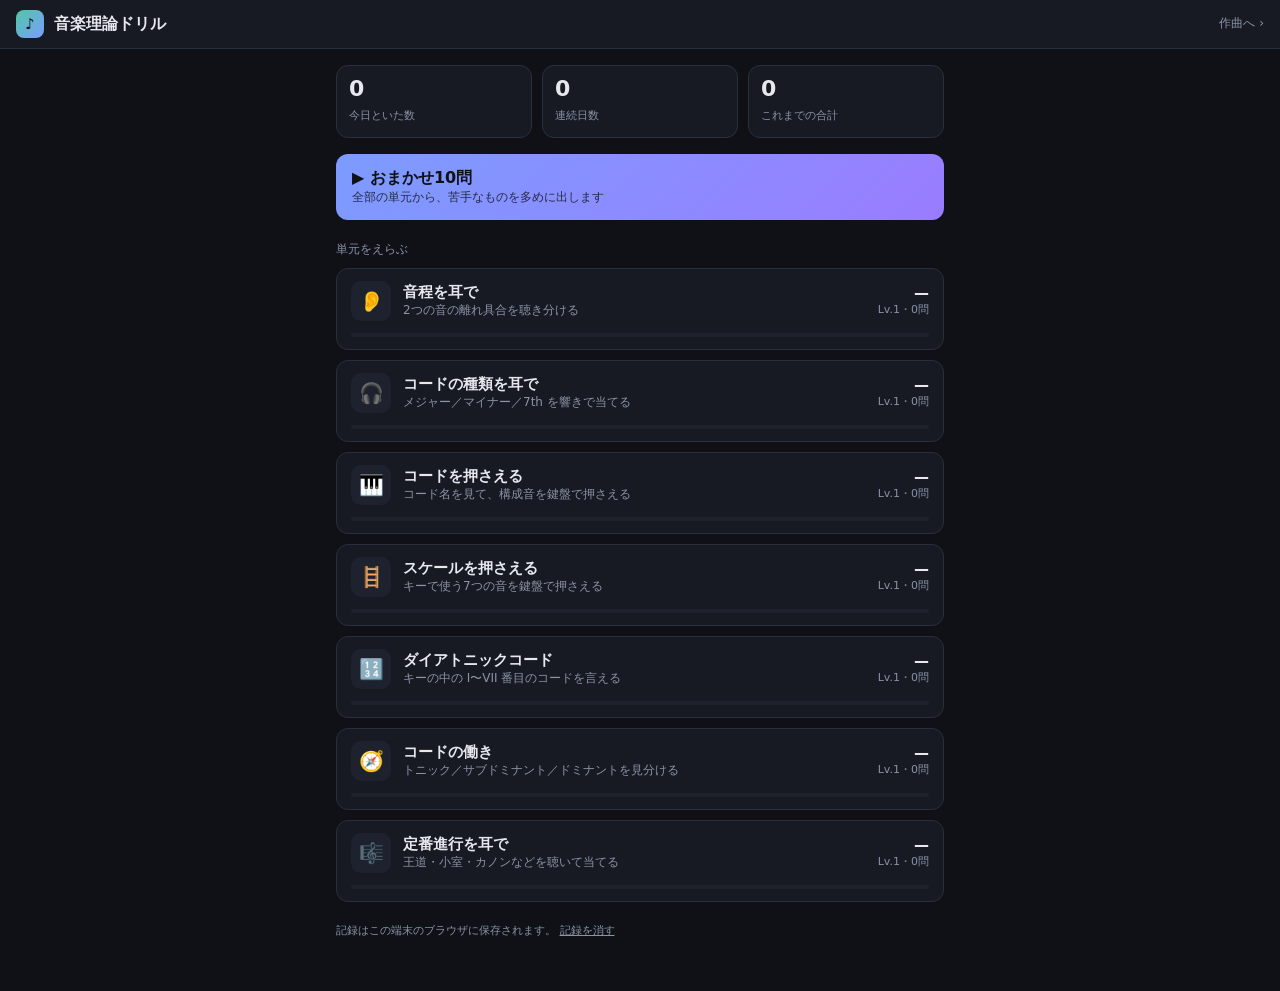
<file: index.html>
<!DOCTYPE html>
<html lang="ja">
<head>
<meta charset="utf-8">
<meta name="viewport" content="width=device-width, initial-scale=1, viewport-fit=cover">
<meta name="theme-color" content="#0f1117">
<title>音楽理論ドリル</title>
<link rel="icon" href="data:image/svg+xml,%3Csvg xmlns='http://www.w3.org/2000/svg' viewBox='0 0 32 32'%3E%3Crect width='32' height='32' rx='7' fill='%234ec9a5'/%3E%3Ctext x='16' y='23' font-size='20' text-anchor='middle' fill='%230f1117'%3E%E2%99%AA%3C/text%3E%3C/svg%3E">
<link rel="manifest" href="manifest.webmanifest">
<link rel="apple-touch-icon" href="assets/icon.svg">
<meta name="apple-mobile-web-app-capable" content="yes">
<meta name="apple-mobile-web-app-status-bar-style" content="black-translucent">
<link rel="stylesheet" href="assets/study.css">
</head>
<body>

<header class="s-top">
  <button id="btnHome" class="s-back" hidden aria-label="メニューへ戻る">‹ メニュー</button>
  <span class="s-logo">♪</span>
  <h1 id="topTitle">音楽理論ドリル</h1>
  <a class="s-link" href="sketch.html" title="ボカロ作曲スケッチへ">作曲へ ›</a>
</header>

<main id="view" class="s-main"></main>

<script type="module" src="src/study.js"></script>
</body>
</html>
</file>
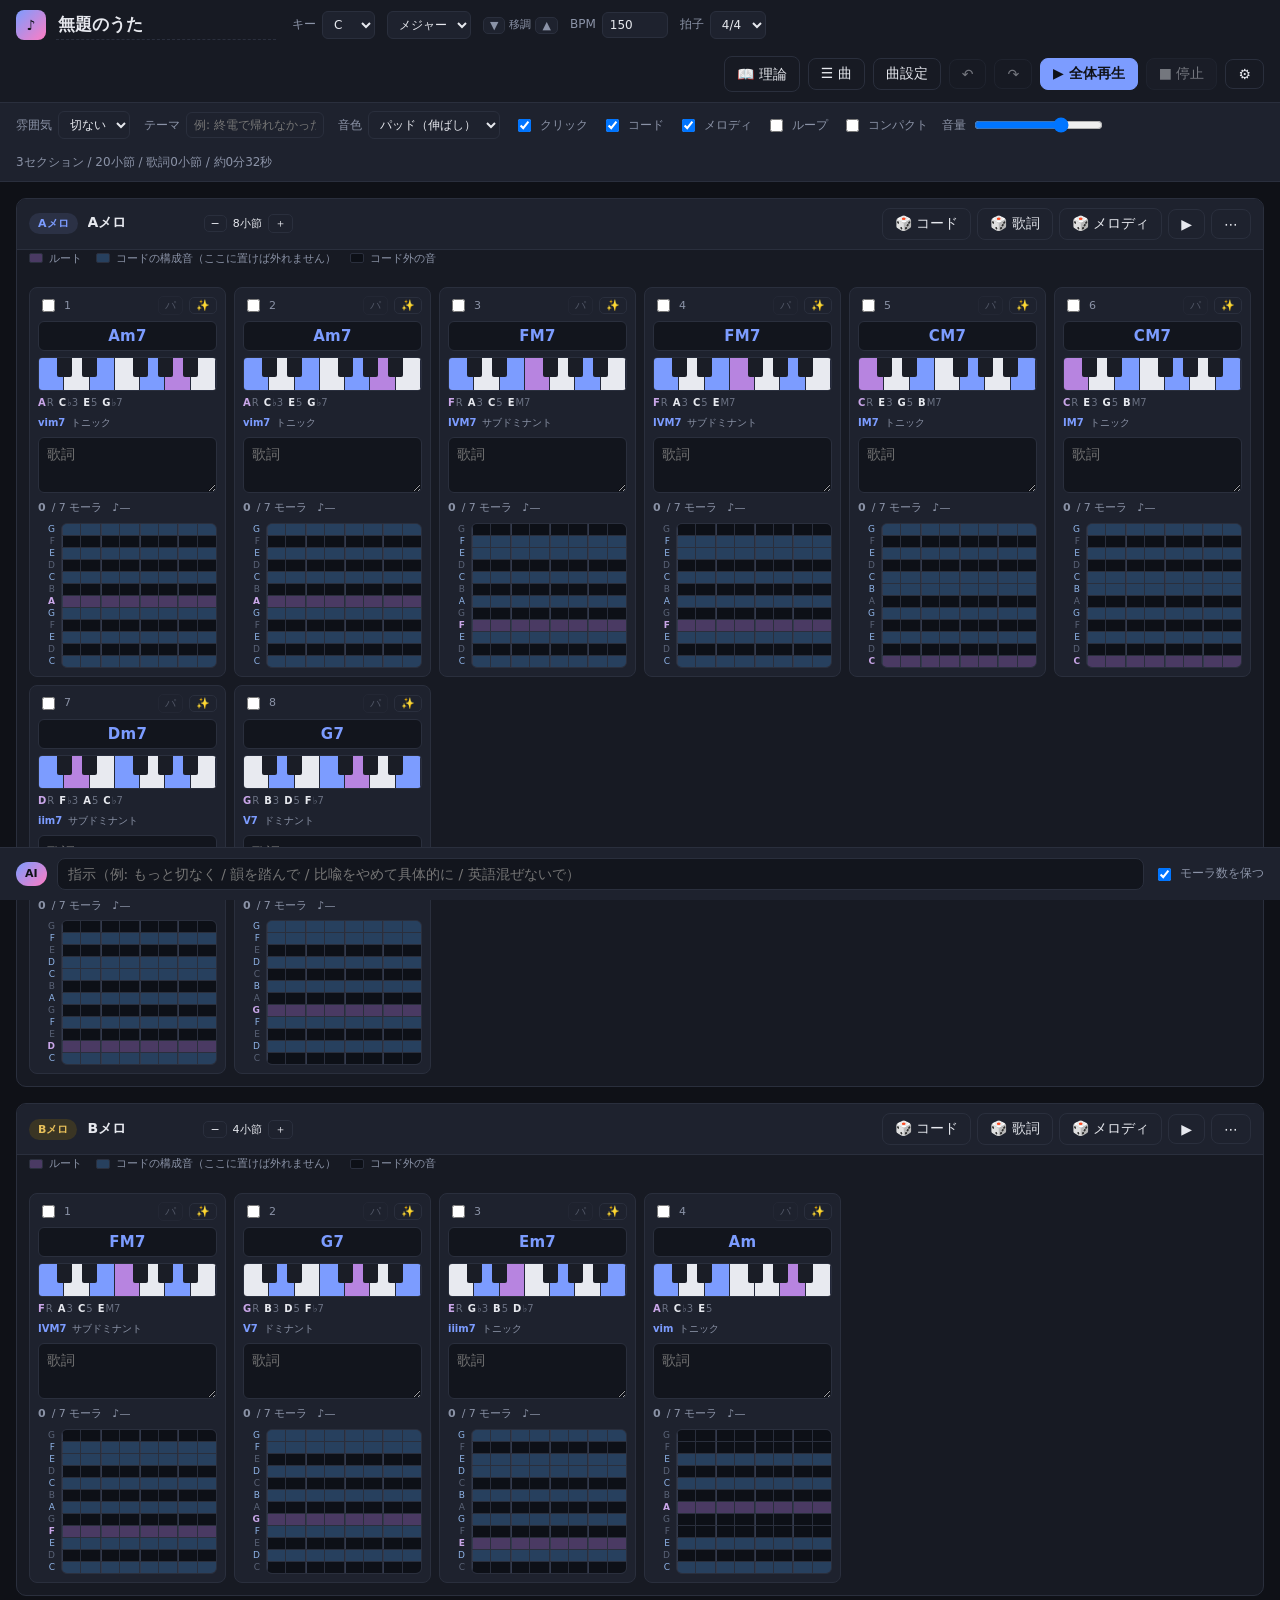
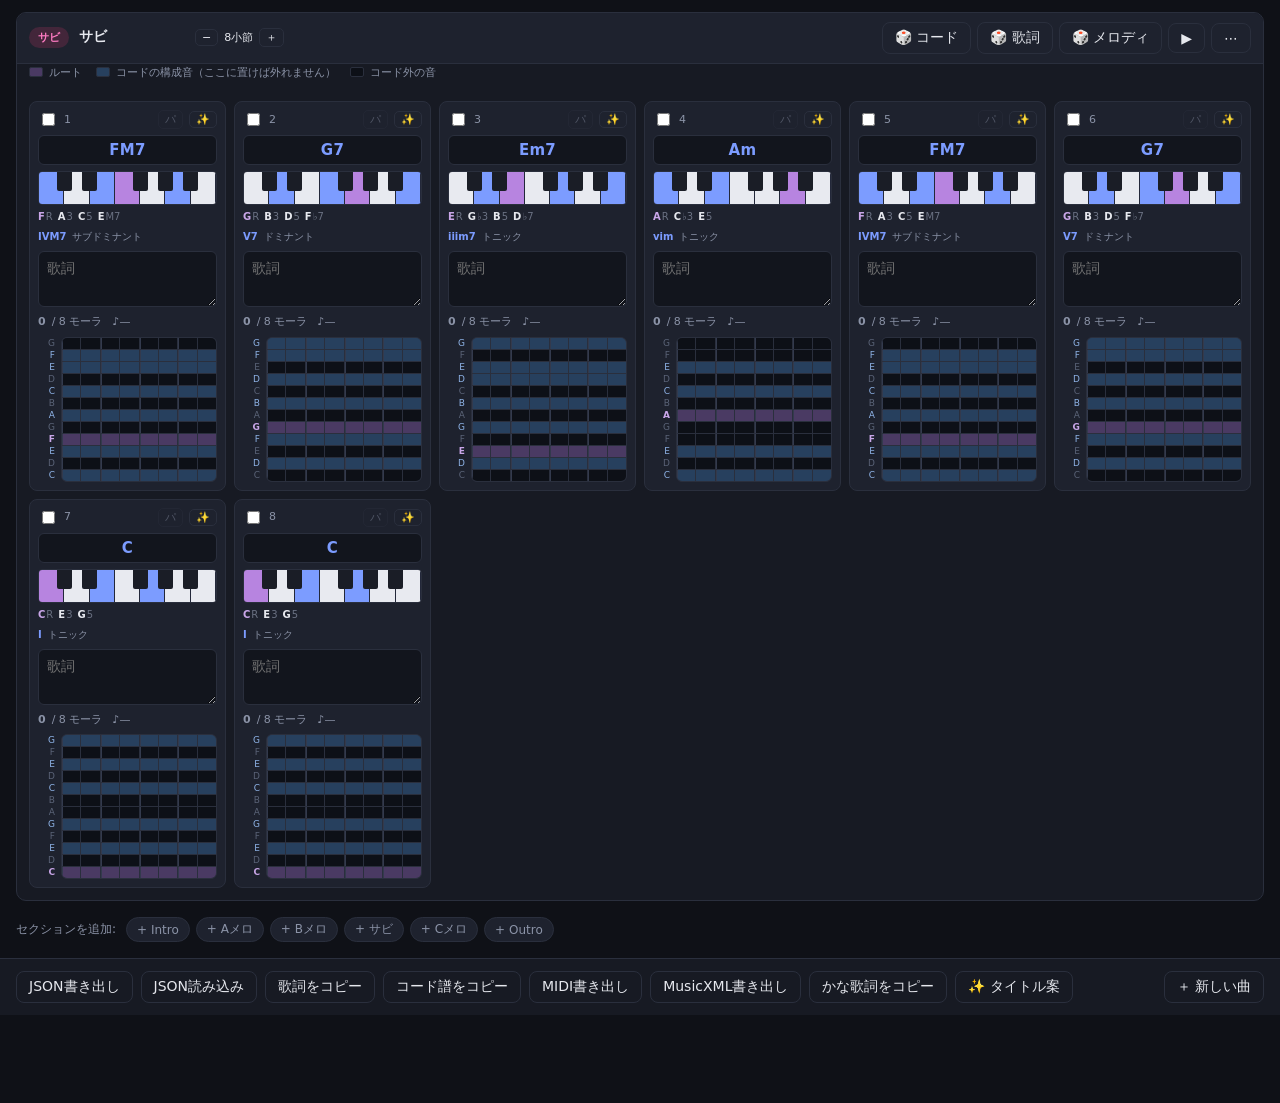
<file: sketch.html>
<!DOCTYPE html>
<html lang="ja">
<head>
<meta charset="utf-8">
<meta name="viewport" content="width=device-width, initial-scale=1, viewport-fit=cover">
<meta name="theme-color" content="#0f1117">
<title>ボカロ作曲スケッチ</title>
<link rel="icon" href="data:image/svg+xml,%3Csvg xmlns='http://www.w3.org/2000/svg' viewBox='0 0 32 32'%3E%3Crect width='32' height='32' rx='7' fill='%237c9cff'/%3E%3Ctext x='16' y='23' font-size='20' text-anchor='middle' fill='%230f1117'%3E%E2%99%AA%3C/text%3E%3C/svg%3E">
<link rel="apple-touch-icon" href="assets/icon.svg">
<meta name="apple-mobile-web-app-capable" content="yes">
<meta name="apple-mobile-web-app-status-bar-style" content="black-translucent">
<link rel="stylesheet" href="assets/styles.css">
</head>
<body>

<header class="topbar">
  <div class="brand">
    <span class="logo">♪</span>
    <input id="songTitle" class="title-input" type="text" placeholder="曲名" aria-label="曲名">
  </div>

  <div class="topbar-controls">
    <label class="ctl">キー
      <select id="keySel" aria-label="キー"></select>
    </label>
    <label class="ctl">
      <select id="modeSel" aria-label="モード"></select>
    </label>
    <div class="ctl transpose">
      <button id="transDown" class="mini" title="半音下げる">▼</button>
      <span class="ctl-label">移調</span>
      <button id="transUp" class="mini" title="半音上げる">▲</button>
    </div>
    <label class="ctl">BPM
      <input id="bpmInput" type="number" min="40" max="300" step="1" aria-label="BPM">
    </label>
    <label class="ctl">拍子
      <select id="beatsSel" aria-label="拍子">
        <option value="4">4/4</option>
        <option value="3">3/4</option>
        <option value="6">6/4</option>
        <option value="2">2/4</option>
      </select>
    </label>
  </div>

  <div class="topbar-right">
    <a href="index.html" class="btn ghost" style="text-decoration:none;color:inherit" title="音楽理論ドリル（耳と鍵盤で理論を練習）">📖 理論</a>
    <button id="btnLibrary" class="btn ghost" title="保存した曲の一覧">☰ 曲</button>
    <button id="btnPanel" class="btn ghost" title="キー・BPM・音量などの設定を開く">曲設定</button>
    <button id="btnUndo" class="btn ghost" title="元に戻す（Ctrl+Z）" disabled>↶</button>
    <button id="btnRedo" class="btn ghost" title="やり直す（Ctrl+Shift+Z）" disabled>↷</button>
    <button id="playAll" class="btn primary">▶ 全体再生</button>
    <button id="stopAll" class="btn" disabled>■ 停止</button>
    <button id="openSettings" class="btn ghost" title="AI・再生の設定">⚙</button>
  </div>
</header>

<div class="subbar">
  <label class="ctl">雰囲気
    <select id="moodSel" aria-label="雰囲気"></select>
  </label>
  <label class="ctl grow">テーマ
    <input id="themeInput" type="text" placeholder="例: 終電で帰れなかった夜のこと" aria-label="テーマ">
  </label>
  <label class="ctl">音色
    <select id="patternSel" aria-label="再生パターン"></select>
  </label>
  <label class="ctl">
    <input id="clickChk" type="checkbox" checked> クリック
  </label>
  <label class="ctl">
    <input id="chordsChk" type="checkbox" checked> コード
  </label>
  <label class="ctl">
    <input id="melodyChk" type="checkbox" checked> メロディ
  </label>
  <label class="ctl">
    <input id="loopChk" type="checkbox"> ループ
  </label>
  <label class="ctl" title="鍵盤や余白を省いて、一度に見える小節を増やす">
    <input id="compactChk" type="checkbox"> コンパクト
  </label>
  <label class="ctl">音量
    <input id="volInput" type="range" min="0" max="1" step="0.05" value="0.7" aria-label="音量">
  </label>
  <span class="spacer"></span>
  <span id="songStats" class="stats"></span>
</div>

<main id="sections" class="sections"></main>

<div class="add-section-row">
  <span>セクションを追加:</span>
  <span id="addSectionBtns" class="chips"></span>
</div>

<footer class="footer">
  <button id="btnExport" class="btn ghost">JSON書き出し</button>
  <button id="btnImport" class="btn ghost">JSON読み込み</button>
  <button id="btnCopyLyrics" class="btn ghost">歌詞をコピー</button>
  <button id="btnCopySheet" class="btn ghost">コード譜をコピー</button>
  <button id="btnMidi" class="btn ghost" title="メロディとコードをMIDIで書き出す（Studio One などのDAW向け）">MIDI書き出し</button>
  <button id="btnMusicXml" class="btn ghost" title="メロディとかな歌詞をMusicXMLで書き出す（Synthesizer V 向け）">MusicXML書き出し</button>
  <button id="btnKana" class="btn ghost" title="1音符1モーラのかな歌詞をコピー（SynthVへの貼り付け用）">かな歌詞をコピー</button>
  <button id="btnIdeas" class="btn ghost">✨ タイトル案</button>
  <span class="spacer"></span>
  <button id="btnReset" class="btn ghost">＋ 新しい曲</button>
  <input id="importFile" type="file" accept="application/json,.json" hidden>
</footer>

<!-- AI指示バー -->
<div class="ai-bar">
  <span class="ai-badge">AI</span>
  <input id="aiInstruction" type="text" class="ai-input"
         placeholder="指示（例: もっと切なく / 韻を踏んで / 比喩をやめて具体的に / 英語混ぜないで）">
  <label class="ctl"><input id="keepMoraChk" type="checkbox" checked> モーラ数を保つ</label>
  <span id="aiStatus" class="ai-status"></span>
</div>

<!-- 設定モーダル -->
<dialog id="settingsDlg" class="dlg">
  <form method="dialog">
    <h2>設定</h2>

    <section class="dlg-sec">
      <h3>Claude API</h3>
      <p class="hint">
        AIでの歌詞・コード生成に使います。キーはこのブラウザの localStorage に保存され、
        リクエストはブラウザから直接 Anthropic API に送られます。
        <strong>自分のPCで自分のキーを使う前提</strong>のツールです。共有PCや公開サーバーには置かないでください。
        キーが無くても、オフラインの「たたき生成」は使えます。
      </p>
      <label class="field">APIキー
        <input id="apiKeyInput" type="password" placeholder="sk-ant-..." autocomplete="off">
      </label>
      <label class="field">ワークスペースID（必要な場合のみ）
        <input id="workspaceInput" type="text" placeholder="wrkspc_..." autocomplete="off" spellcheck="false">
      </label>
      <p class="hint">
        「anthropic-workspace-id is required」というエラーが出たときだけ入れてください。
        コンソールの Settings → Workspaces で、対象のワークスペースを開くと
        <code>wrkspc_</code> から始まるIDが確認できます。
      </p>
      <label class="field">モデル
        <select id="modelSel"></select>
      </label>
      <label class="field">思考の深さ
        <select id="effortSel"></select>
      </label>
      <div class="row">
        <button id="btnTestKey" class="btn" type="button">接続テスト</button>
        <button id="btnClearKey" class="btn ghost" type="button">キーを削除</button>
        <span id="keyStatus" class="ai-status"></span>
      </div>
    </section>

    <menu class="dlg-actions">
      <button class="btn primary" value="close">閉じる</button>
    </menu>
  </form>
</dialog>

<!-- 曲の一覧 -->
<dialog id="libraryDlg" class="dlg">
  <h2>曲の一覧</h2>
  <p class="hint">
    このブラウザに保存されています。端末やブラウザをまたいでは共有されないので、
    残しておきたい曲は「JSON書き出し」でファイルにしておいてください。
  </p>
  <div id="libraryList" class="lib-list"></div>
  <div class="row lib-actions">
    <button id="btnNewSong" class="btn primary" type="button">＋ 新しい曲</button>
    <span id="libStats" class="ai-status"></span>
  </div>
  <form method="dialog">
    <menu class="dlg-actions">
      <button class="btn" value="close">閉じる</button>
    </menu>
  </form>
</dialog>

<!-- アイデアモーダル -->
<dialog id="ideasDlg" class="dlg">
  <form method="dialog">
    <h2>タイトル・世界観の案</h2>
    <div id="ideasBody" class="ideas-body"></div>
    <menu class="dlg-actions">
      <button class="btn primary" value="close">閉じる</button>
    </menu>
  </form>
</dialog>

<div id="toast" class="toast" role="status" aria-live="polite"></div>

<script type="module" src="src/app.js"></script>
</body>
</html>
</file>
<file: assets/study.css>
/* 音楽理論ドリル。配色は作曲スケッチ（styles.css）と揃えている */
:root {
  --bg: #0f1117;
  --panel: #171a23;
  --panel-2: #1e222e;
  --line: #2a2f3d;
  --text: #e6e8ee;
  --muted: #8b93a7;
  --accent: #7c9cff;
  --accent-2: #ff7cc3;
  --ok: #4ec9a5;
  --warn: #e8c05a;
  --bad: #e8756a;
  --radius: 12px;
}

* { box-sizing: border-box; }

body {
  margin: 0;
  padding-top: env(safe-area-inset-top);
  padding-bottom: calc(24px + env(safe-area-inset-bottom));
  background: var(--bg);
  color: var(--text);
  font-family: "Hiragino Kaku Gothic ProN", "Noto Sans JP", system-ui, -apple-system, sans-serif;
  font-size: 15px;
  line-height: 1.65;
  -webkit-tap-highlight-color: transparent;
}

button { font-family: inherit; font-size: inherit; color: inherit; cursor: pointer; }

.s-top {
  position: sticky; top: 0; z-index: 10;
  display: flex; align-items: center; gap: 10px;
  padding: 10px 16px;
  background: var(--panel);
  border-bottom: 1px solid var(--line);
}
.s-top h1 { margin: 0; font-size: 16px; font-weight: 700; flex: 1; min-width: 0;
  white-space: nowrap; overflow: hidden; text-overflow: ellipsis; }
.s-logo {
  width: 28px; height: 28px; flex: none; display: grid; place-items: center;
  background: linear-gradient(135deg, var(--ok), var(--accent));
  border-radius: 8px; color: #0f1117; font-weight: 700;
}
.s-back {
  background: var(--panel-2); border: 1px solid var(--line); border-radius: 8px;
  padding: 6px 10px; font-size: 13px; white-space: nowrap;
}
.s-link { color: var(--muted); font-size: 12px; text-decoration: none; white-space: nowrap; }
.s-link:hover { color: var(--text); }

.s-main { max-width: 640px; margin: 0 auto; padding: 16px; }

/* ---------- メニュー ---------- */
.today {
  display: flex; gap: 10px; margin-bottom: 16px;
}
.today .stat {
  flex: 1; background: var(--panel); border: 1px solid var(--line);
  border-radius: var(--radius); padding: 10px 12px;
}
.today .stat b { display: block; font-size: 22px; line-height: 1.2; font-variant-numeric: tabular-nums; }
.today .stat span { font-size: 11px; color: var(--muted); }

.mix-btn {
  width: 100%; padding: 14px 16px; margin-bottom: 20px;
  background: linear-gradient(135deg, var(--accent), #9a7cff);
  border: none; border-radius: var(--radius);
  color: #0f1117; font-weight: 700; font-size: 16px; text-align: left;
}
.mix-btn small { display: block; font-weight: 400; font-size: 12px; opacity: .8; }

.sec-title { font-size: 12px; color: var(--muted); margin: 0 0 8px; font-weight: 400; }

.lessons { display: grid; gap: 10px; }
.lesson {
  display: grid; grid-template-columns: 40px 1fr auto; gap: 12px; align-items: center;
  width: 100%; text-align: left;
  background: var(--panel); border: 1px solid var(--line);
  border-radius: var(--radius); padding: 12px 14px;
}
.lesson:hover { border-color: var(--accent); }
.lesson .ico {
  width: 40px; height: 40px; display: grid; place-items: center;
  background: var(--panel-2); border-radius: 10px; font-size: 20px;
}
.lesson .name { font-weight: 700; }
.lesson .desc { font-size: 12px; color: var(--muted); line-height: 1.4; }
.lesson .meta { text-align: right; font-size: 11px; color: var(--muted); white-space: nowrap; }
.lesson .meta b { display: block; font-size: 15px; color: var(--text); font-variant-numeric: tabular-nums; }
.lesson .bar { grid-column: 1 / -1; height: 4px; background: var(--panel-2); border-radius: 2px; overflow: hidden; }
.lesson .bar i { display: block; height: 100%; background: var(--ok); }

.foot-note { margin-top: 20px; font-size: 11px; color: var(--muted); }
.foot-note button {
  background: none; border: none; color: var(--muted); text-decoration: underline; padding: 0; font-size: 11px;
}

/* ---------- 出題画面 ---------- */
.q-head { display: flex; align-items: center; gap: 10px; margin-bottom: 12px; flex-wrap: wrap; }
.levels { display: flex; gap: 6px; }
.levels button {
  background: var(--panel-2); border: 1px solid var(--line); border-radius: 999px;
  padding: 4px 12px; font-size: 12px; color: var(--muted);
}
.levels button.on { background: var(--accent); border-color: var(--accent); color: #0f1117; font-weight: 700; }
.progress { margin-left: auto; font-size: 12px; color: var(--muted); font-variant-numeric: tabular-nums; }
.dots { display: flex; gap: 4px; width: 100%; }
.dots i { flex: 1; height: 4px; border-radius: 2px; background: var(--panel-2); }
.dots i.ok { background: var(--ok); }
.dots i.ng { background: var(--bad); }
.dots i.now { background: var(--accent); }

details.intro {
  background: var(--panel); border: 1px solid var(--line);
  border-radius: var(--radius); padding: 10px 14px; margin-bottom: 14px; font-size: 13px;
}
details.intro summary { cursor: pointer; color: var(--muted); font-size: 12px; }
details.intro[open] summary { margin-bottom: 6px; }
details.intro p { margin: 0 0 6px; }
details.intro p:last-child { margin-bottom: 0; }
details.intro code {
  background: var(--panel-2); border-radius: 4px; padding: 1px 5px;
  font-family: ui-monospace, Menlo, monospace; font-size: 12px;
}

.card {
  background: var(--panel); border: 1px solid var(--line);
  border-radius: var(--radius); padding: 18px 16px;
}
.tag { font-size: 11px; color: var(--muted); margin-bottom: 4px; }
.prompt { font-size: 19px; font-weight: 700; line-height: 1.45; margin: 0 0 4px; }
.prompt em { font-style: normal; color: var(--accent); }
.sub { font-size: 13px; color: var(--muted); margin: 0 0 12px; }

.listen {
  display: inline-flex; align-items: center; gap: 6px;
  background: var(--panel-2); border: 1px solid var(--line); border-radius: 999px;
  padding: 8px 16px; margin: 8px 0 14px; font-size: 14px;
}
.listen:hover { border-color: var(--accent); }

.choices { display: grid; grid-template-columns: 1fr 1fr; gap: 8px; }
.choices.one { grid-template-columns: 1fr; }
.choices.three { grid-template-columns: 1fr 1fr 1fr; }
.choices button {
  min-height: 48px; padding: 8px 10px;
  background: var(--panel-2); border: 1px solid var(--line); border-radius: 10px;
  font-size: 15px; line-height: 1.3;
}
.choices button small { display: block; font-size: 11px; color: var(--muted); }
.choices button:not(:disabled):hover { border-color: var(--accent); }
.choices button:disabled { cursor: default; opacity: .55; }
.choices button.right { background: rgba(78, 201, 165, .18); border-color: var(--ok); opacity: 1; }
.choices button.wrong { background: rgba(232, 117, 106, .18); border-color: var(--bad); opacity: 1; }

.check {
  width: 100%; margin-top: 12px; padding: 12px;
  background: var(--accent); border: none; border-radius: 10px;
  color: #0f1117; font-weight: 700;
}
.check:disabled { opacity: .4; cursor: default; }
.count { font-size: 12px; color: var(--muted); margin-top: 6px; }

/* 結果 */
.result { margin-top: 14px; border-top: 1px solid var(--line); padding-top: 14px; }
.verdict { font-weight: 700; font-size: 16px; margin-bottom: 4px; }
.verdict.ok { color: var(--ok); }
.verdict.ng { color: var(--bad); }
.explain { font-size: 13px; margin: 0 0 10px; white-space: pre-line; }
.tones { display: flex; gap: 6px; flex-wrap: wrap; margin: 8px 0 10px; }
.tones span {
  background: var(--panel-2); border-radius: 6px; padding: 2px 8px; font-size: 13px;
}
.tones span small { color: var(--muted); margin-left: 4px; }
.next {
  width: 100%; padding: 13px; margin-top: 4px;
  background: var(--ok); border: none; border-radius: 10px;
  color: #0f1117; font-weight: 700; font-size: 16px;
}
.replay { background: none; border: none; color: var(--accent); padding: 0; font-size: 13px; margin-bottom: 10px; }

/* ---------- 鍵盤 ---------- */
.kb {
  position: relative; display: flex; height: 120px; margin: 4px 0;
  border: 1px solid var(--line); border-radius: 8px; overflow: hidden;
  user-select: none; -webkit-user-select: none; touch-action: manipulation;
}
.kb.small { height: 72px; }
.kb .w {
  flex: 1; background: #e9ebf2; border: none; border-right: 1px solid #b9bdc9;
  padding: 0; position: relative; border-radius: 0;
}
.kb .w:last-of-type { border-right: none; }
.kb .b {
  position: absolute; top: 0; height: 60%; background: #1b1e28;
  border: none; border-radius: 0 0 4px 4px; padding: 0; z-index: 2;
}
.kb .w.c::after {
  content: 'C'; position: absolute; left: 0; right: 0; bottom: 3px;
  font-size: 10px; color: #8a8fa0; text-align: center;
}
.kb .w.sel { background: #7c9cff; }
.kb .b.sel { background: #4a6bd0; }
.kb .w.root { background: #b784e0; }
.kb .b.root { background: #8a53c2; }
.kb .w.good { background: #4ec9a5; }
.kb .b.good { background: #2f9c7d; }
.kb .w.miss { background: #f1d98a; }
.kb .b.miss { background: #b89632; }
.kb .w.bad { background: #e8756a; }
.kb .b.bad { background: #b84a40; }
.kb.readonly button { cursor: default; }
.legend { font-size: 11px; color: var(--muted); display: flex; gap: 12px; flex-wrap: wrap; }
.legend i { display: inline-block; width: 10px; height: 10px; border-radius: 2px; margin-right: 4px; vertical-align: -1px; }

/* ---------- ラウンド結果 ---------- */
.round { text-align: center; padding: 28px 16px; }
.round .score { font-size: 44px; font-weight: 700; line-height: 1.1; font-variant-numeric: tabular-nums; }
.round .score small { font-size: 18px; color: var(--muted); font-weight: 400; }
.round p { color: var(--muted); font-size: 14px; margin: 8px 0 18px; }
.round .miss-list { text-align: left; font-size: 13px; margin: 0 0 18px; padding: 10px 14px;
  background: var(--panel-2); border-radius: 10px; }
.round .miss-list b { display: block; font-size: 12px; color: var(--muted); font-weight: 400; margin-bottom: 4px; }
.round .row { display: flex; gap: 8px; }
.round .row button {
  flex: 1; padding: 13px; border-radius: 10px; border: 1px solid var(--line);
  background: var(--panel-2); font-weight: 700;
}
.round .row button.primary { background: var(--accent); border-color: var(--accent); color: #0f1117; }

@media (max-width: 380px) {
  .s-main { padding: 12px; }
  .prompt { font-size: 17px; }
  .kb { height: 104px; }
}
</file>
<file: assets/styles.css>
:root {
  --bg: #0f1117;
  --panel: #171a23;
  --panel-2: #1e222e;
  --line: #2a2f3d;
  --text: #e6e8ee;
  --muted: #8b93a7;
  --accent: #7c9cff;
  --accent-2: #ff7cc3;
  --ok: #4ec9a5;
  --warn: #e8c05a;
  --bad: #e8756a;
  --radius: 10px;
}

* { box-sizing: border-box; }

body {
  margin: 0;
  /* ホーム画面から起動すると全画面になり、時計と内容が重なるので上を空ける */
  padding-top: env(safe-area-inset-top);
  padding-bottom: 88px;
  background: var(--bg);
  color: var(--text);
  font-family: "Hiragino Kaku Gothic ProN", "Noto Sans JP", system-ui, -apple-system, sans-serif;
  font-size: 14px;
  line-height: 1.6;
}

button, input, select, textarea { font-family: inherit; font-size: inherit; color: inherit; }

/* ---------- 上部バー ---------- */
.topbar {
  position: sticky; top: 0; z-index: 20;
  display: flex; align-items: center; gap: 16px; flex-wrap: wrap;
  padding: 10px 16px;
  background: var(--panel);
  border-bottom: 1px solid var(--line);
}
.brand { display: flex; align-items: center; gap: 10px; }
.logo {
  width: 30px; height: 30px; display: grid; place-items: center;
  background: linear-gradient(135deg, var(--accent), var(--accent-2));
  border-radius: 8px; color: #0f1117; font-weight: 700;
}
.title-input {
  background: transparent; border: none; border-bottom: 1px dashed var(--line);
  padding: 4px 2px; font-size: 17px; font-weight: 600; width: 220px;
}
.title-input:focus { outline: none; border-bottom-color: var(--accent); }

.topbar-controls { display: flex; align-items: center; gap: 12px; flex-wrap: wrap; }
.topbar-right { display: flex; align-items: center; gap: 8px; margin-left: auto; }

.ctl { display: flex; align-items: center; gap: 6px; color: var(--muted); font-size: 12px; white-space: nowrap; }
.ctl.grow { flex: 1; min-width: 180px; }
.ctl select, .ctl input[type="number"], .ctl input[type="text"] {
  background: var(--panel-2); border: 1px solid var(--line); border-radius: 6px;
  padding: 5px 7px; color: var(--text);
}
.ctl input[type="number"] { width: 66px; }
.ctl.grow input[type="text"] { width: 100%; }
.ctl-label { font-size: 11px; }
.transpose { gap: 4px; }

/* ---------- サブバー ---------- */
.subbar {
  position: sticky; top: 51px; z-index: 19;
  display: flex; align-items: center; gap: 14px; flex-wrap: wrap;
  padding: 8px 16px;
  background: var(--panel-2);
  border-bottom: 1px solid var(--line);
}
.spacer { flex: 1; }
.stats { color: var(--muted); font-size: 12px; font-variant-numeric: tabular-nums; }

/* ---------- ボタン ---------- */
.btn {
  background: var(--panel-2); border: 1px solid var(--line); border-radius: 8px;
  padding: 6px 12px; cursor: pointer; transition: .12s;
}
.btn:hover:not(:disabled) { border-color: var(--accent); }
.btn:disabled { opacity: .45; cursor: default; }
.btn.primary { background: var(--accent); border-color: var(--accent); color: #0f1117; font-weight: 600; }
.btn.primary:hover:not(:disabled) { filter: brightness(1.1); }
.btn.ghost { background: transparent; }
.btn.danger-ghost { background: transparent; color: var(--bad); border-color: transparent; }
.mini {
  background: var(--panel-2); border: 1px solid var(--line); border-radius: 5px;
  padding: 1px 6px; cursor: pointer; font-size: 11px;
}
.mini:hover { border-color: var(--accent); }

/* ---------- セクション ---------- */
.sections { padding: 16px; display: flex; flex-direction: column; gap: 16px; }

.section {
  background: var(--panel); border: 1px solid var(--line); border-radius: var(--radius);
  overflow: hidden;
}
.section.playing { border-color: var(--accent); }

.section-head {
  display: flex; align-items: center; gap: 8px; flex-wrap: wrap;
  padding: 9px 12px; background: var(--panel-2); border-bottom: 1px solid var(--line);
}
.role-tag {
  padding: 2px 9px; border-radius: 999px; font-size: 11px; font-weight: 700;
  background: #2b3145; color: var(--accent);
}
.role-tag[data-role="chorus"] { background: #43263a; color: var(--accent-2); }
.role-tag[data-role="B"] { background: #3a3524; color: var(--warn); }
.section-name {
  background: transparent; border: none; border-bottom: 1px dashed transparent;
  font-weight: 600; width: 110px; padding: 2px;
}
.section-name:focus { outline: none; border-bottom-color: var(--accent); }
.section-head .spacer { flex: 1; }
.head-group { display: flex; align-items: center; gap: 6px; }

/* ⋯ で開く詳細ツール。既定は閉じておき、画面を小節のために空ける */
.head-drawer {
  display: none;
  flex-wrap: wrap;
  align-items: center;
  gap: 6px 10px;
  padding: 8px 12px;
  background: #191d28;
  border-bottom: 1px solid var(--line);
}
.head-drawer.open { display: flex; }
.btn.active { border-color: var(--accent); color: var(--accent); }

/* ---------- 小節グリッド ---------- */
.bars {
  display: grid; gap: 8px; padding: 12px;
  grid-template-columns: repeat(auto-fill, minmax(190px, 1fr));
}
.bar {
  background: var(--panel-2); border: 1px solid var(--line); border-radius: 8px;
  padding: 8px; display: flex; flex-direction: column; gap: 6px; position: relative;
}
.bar.selected { border-color: var(--accent); background: #1c2334; }
.bar.playing { box-shadow: 0 0 0 2px var(--accent) inset; }
.bar-head { display: flex; align-items: center; gap: 6px; font-size: 11px; color: var(--muted); }
.bar-no { font-variant-numeric: tabular-nums; }
.bar-head .spacer { flex: 1; }

.chord-input {
  background: #12151d; border: 1px solid var(--line); border-radius: 6px;
  padding: 5px 8px; font-weight: 700; font-size: 15px; letter-spacing: .3px;
  color: var(--accent); text-align: center;
}
.chord-input.invalid { color: var(--bad); border-color: var(--bad); }
.chord-input:focus { outline: none; border-color: var(--accent); }

.lyric-input {
  background: #12151d; border: 1px solid var(--line); border-radius: 6px;
  padding: 6px 8px; resize: vertical; min-height: 44px; line-height: 1.5;
}
.lyric-input:focus { outline: none; border-color: var(--accent); }

.counts { display: flex; align-items: center; gap: 10px; flex-wrap: wrap; }
.mora {
  font-size: 11px; font-variant-numeric: tabular-nums; color: var(--muted);
  display: flex; align-items: center; gap: 6px;
}
.mora .n { font-weight: 700; }
.mora.fit .n { color: var(--ok); }
.mora.near .n { color: var(--warn); }
.mora.off .n { color: var(--bad); }
.mora .kanji-warn { color: var(--warn); cursor: help; }

/* ---------- パレット ---------- */
.palette { padding: 0 12px 12px; display: none; flex-direction: column; gap: 8px; }
.palette.open { display: flex; }
.palette-row { display: flex; align-items: center; gap: 6px; flex-wrap: wrap; }
.palette-label { font-size: 11px; color: var(--muted); width: 84px; flex-shrink: 0; }
.chips { display: flex; gap: 6px; flex-wrap: wrap; }
.chip {
  background: var(--panel-2); border: 1px solid var(--line); border-radius: 999px;
  padding: 3px 10px; font-size: 12px; cursor: pointer;
}
.chip:hover { border-color: var(--accent); color: var(--accent); }
.chip .deg { color: var(--muted); font-size: 10px; margin-left: 4px; }

.add-section-row {
  display: flex; align-items: center; gap: 10px; flex-wrap: wrap;
  padding: 0 16px 16px; color: var(--muted); font-size: 12px;
}

/* ---------- フッター & AIバー ---------- */
.footer {
  display: flex; align-items: center; gap: 8px; flex-wrap: wrap;
  padding: 12px 16px; border-top: 1px solid var(--line); background: var(--panel);
}
.ai-bar {
  position: fixed; bottom: 0; left: 0; right: 0; z-index: 25;
  display: flex; align-items: center; gap: 10px;
  padding: 10px 16px; background: var(--panel-2); border-top: 1px solid var(--line);
}
.ai-badge {
  background: linear-gradient(135deg, var(--accent), var(--accent-2));
  color: #0f1117; font-weight: 700; font-size: 11px;
  padding: 3px 9px; border-radius: 999px;
}
.ai-input {
  flex: 1; background: #12151d; border: 1px solid var(--line);
  border-radius: 8px; padding: 7px 10px;
}
.ai-input:focus { outline: none; border-color: var(--accent); }
.ai-status { font-size: 12px; color: var(--muted); min-width: 0; }
.ai-status:empty { display: none; }
/* エラーは見落とすと原因が分からないので、色だけでなく地の色でも目立たせる */
.ai-status.err {
  background: rgba(232, 117, 106, .14);
  border: 1px solid var(--bad);
  border-radius: 6px;
  padding: 4px 8px;
}
.ai-status.err { color: var(--bad); }
.ai-status.ok { color: var(--ok); }
.ai-status.busy { color: var(--accent); }

/* ---------- ダイアログ ---------- */
.dlg {
  border: 1px solid var(--line); border-radius: 12px; background: var(--panel);
  color: var(--text); padding: 20px; max-width: 560px; width: calc(100% - 32px);
}
.dlg::backdrop { background: rgba(0, 0, 0, .6); }
.dlg h2 { margin: 0 0 12px; font-size: 17px; }
.dlg h3 { margin: 0 0 8px; font-size: 14px; color: var(--accent); }
.dlg-sec { margin-bottom: 18px; }
.hint { color: var(--muted); font-size: 12px; line-height: 1.7; margin: 0 0 12px; }
.field { display: flex; flex-direction: column; gap: 4px; margin-bottom: 10px; font-size: 12px; color: var(--muted); }
.field input, .field select {
  background: var(--panel-2); border: 1px solid var(--line); border-radius: 6px;
  padding: 7px 9px; color: var(--text); font-size: 14px;
}
.row { display: flex; align-items: center; gap: 8px; flex-wrap: wrap; }
.dlg-actions { display: flex; justify-content: flex-end; padding: 0; margin: 0; }
.ideas-body { display: flex; flex-direction: column; gap: 14px; }
.ideas-body h4 { margin: 0 0 6px; font-size: 13px; color: var(--muted); }
.idea-item {
  background: var(--panel-2); border: 1px solid var(--line); border-radius: 8px;
  padding: 7px 10px; margin-bottom: 6px; cursor: pointer;
}
.idea-item:hover { border-color: var(--accent); }

/* ---------- トースト ---------- */
.toast {
  position: fixed; left: 50%; bottom: 74px; transform: translateX(-50%) translateY(20px);
  background: var(--panel); border: 1px solid var(--accent); border-radius: 8px;
  padding: 9px 16px; opacity: 0; pointer-events: none; transition: .2s; z-index: 40;
  max-width: 90vw;
}
.toast.show { opacity: 1; transform: translateX(-50%) translateY(0); }
.toast.err { border-color: var(--bad); }

/* ---------- メロディグリッド ---------- */
.mel-wrap { display: flex; flex-direction: column; gap: 3px; }

/* 音名のラベル列 + グリッド本体。行の高さを揃えるため同じ gap と border を持たせる */
.mel-row { display: grid; grid-template-columns: 20px 1fr; gap: 3px; }
.mel-labels {
  display: grid;
  grid-template-rows: repeat(var(--rows), 1fr);
  gap: 1px;
  border: 1px solid transparent;
}
.mel-label {
  display: flex; align-items: center; justify-content: flex-end;
  font-size: 9px; line-height: 1; color: #5b6478; padding-right: 2px;
  white-space: nowrap;
}
.mel-label.tone { color: #8fb4e8; }
.mel-label.root { color: #c9a6e8; font-weight: 700; }

.mel-legend {
  display: flex; align-items: center; gap: 6px; flex-wrap: wrap;
  padding: 0 12px 8px; font-size: 11px; color: var(--muted);
}
.mel-legend .swatch {
  width: 14px; height: 10px; border-radius: 2px; background: #0d1017;
  border: 1px solid var(--line); margin-left: 8px;
}
.mel-legend .swatch:first-child { margin-left: 0; }
.mel-legend .swatch.tone { background: #27405e; }
.mel-legend .swatch.root { background: #4a3a63; }

.mel-grid {
  display: grid;
  grid-template-columns: repeat(var(--steps), 1fr);
  grid-template-rows: repeat(var(--rows), 1fr);
  gap: 1px;
  background: var(--line);
  border: 1px solid var(--line);
  border-radius: 6px;
  overflow: hidden;
  /* 指でなぞって描けるように、グリッド上ではスクロールさせない */
  touch-action: none;
  user-select: none;
  -webkit-user-select: none;
  cursor: crosshair;
}

.mel-cell {
  background: #0d1017;
  min-height: 11px;
  transition: background .06s;
}
/* そのコードの構成音の行。ここを叩けば必ずハマる。
   「置いていい場所」が明るく見えるよう、コード外との差をはっきりつける */
.mel-cell.tone { background: #27405e; }
.mel-cell.root { background: #4a3a63; }
.mel-cell.beat { box-shadow: inset 1px 0 0 #333a4d; }
.mel-cell:hover { background: #2b3350; }
.mel-cell.on { background: var(--accent); }
.mel-cell.head { background: #a8bcff; }

.note-count {
  font-size: 11px; color: var(--muted); font-variant-numeric: tabular-nums;
}
.note-count.fit { color: var(--ok); }
.note-count.near { color: var(--warn); }
.note-count.off { color: var(--bad); }

/* ---------- スマホ ---------- */
@media (max-width: 760px) {
  body {
    padding-top: env(safe-area-inset-top);
    padding-bottom: calc(112px + env(safe-area-inset-bottom));
  }

  .topbar, .subbar { position: static; padding: 8px 10px; gap: 8px 10px; }

  /* キー・BPM・音量などは毎回は触らないので、🎛 を押したときだけ出す。
     出しっぱなしだと上部バーだけで画面の半分が埋まる */
  .topbar-controls, .subbar { display: none; }
  body.panel-open .topbar-controls { display: flex; }
  body.panel-open .subbar { display: flex; }
  .topbar-right { margin-left: 0; width: 100%; flex-wrap: wrap; }
  /* 幅を分け合わせると文字が折り返してボタンが縦に伸びるので、内容なりの幅にする */
  .topbar-right .btn { flex: 0 0 auto; white-space: nowrap; }

  /* 名前とタグが同じ文字（「Aメロ」）で二重になるので、狭い画面ではタグを省く */
  .role-tag { display: none; }
  .title-input { width: 100%; min-width: 120px; }
  .brand { width: 100%; }

  /* 1小節を画面幅いっぱいにして、メロディグリッドを指で押せる大きさにする。
     ただし1小節が画面1枚分を超えると曲を俯瞰できないので、周辺は詰める */
  .sections { padding: 8px; gap: 10px; }
  .bars { grid-template-columns: 1fr; padding: 8px; gap: 8px; }
  .bar { padding: 8px; gap: 5px; }
  .mel-cell { min-height: 18px; }
  .lyric-input { min-height: 36px; }

  /* 鍵盤まわりは高さを詰め、音名と度数・分析は1行にまとめる */
  .kb { height: 28px; }
  .kb-wrap { gap: 2px; }
  .kb-names, .kb-analysis { font-size: 9px; }

  /* 凡例は場所を取るわりに毎回は要らないので、スマホでは出さない
     （鍵盤表示に同じ色分けの説明があるため） */
  .mel-legend { display: none; }

  /* ⋯ の中身は縦に積んで押しやすくする */
  .head-drawer { padding: 8px 10px; }
  .head-drawer .btn { flex: 0 0 auto; }

  .section-head { padding: 8px 10px; gap: 6px; }
  .section-head .spacer { display: none; }
  .head-group { flex-wrap: wrap; }
  .section-head .btn { padding: 5px 9px; font-size: 13px; }

  /* AI指示バーは2段にして、指示欄を広く取る */
  .ai-bar {
    flex-wrap: wrap; gap: 6px;
    padding: 8px 10px calc(8px + env(safe-area-inset-bottom));
  }
  /* 状態は画面のいちばん下に置くと見落とすので、指示欄より上に出す */
  .ai-status { flex: 1 1 100%; order: 0; }
  .ai-input { flex: 1 1 100%; order: 2; padding: 9px 10px; }

  /* トーストがAI指示バーの裏に隠れていたので、その上へ逃がす */
  .toast { bottom: calc(120px + env(safe-area-inset-bottom)); }

  .footer { padding: 10px; }
  .footer .btn { flex: 1 1 40%; }
}

/* 指で操作するデバイスでは hover の色変化を出さない（押した跡が残って見える） */
@media (hover: none) {
  /* 指では縦スワイプでページを送りたいので、縦方向のスクロールは残す。
     音はタップで置き、長さは横方向のドラッグで決める。 */
  .mel-grid { touch-action: pan-y; }
  .mel-cell:hover { background: inherit; }
  .mel-cell.tone:hover { background: #27405e; }
  .mel-cell.root:hover { background: #4a3a63; }
  .mel-cell.on:hover { background: var(--accent); }
}

/* 機能をオフにしているボタン（メロディグリッド非表示など） */
.btn.off { opacity: .4; }
.btn.off::after { content: ' オフ'; font-size: 10px; }

/* 小節ごとの伴奏切替ボタン。上の指定を引き継いでいる間は控えめに出す */
.pattern-btn { min-width: 22px; }
.pattern-btn.inherited { opacity: .45; }

/* ---------- コードの鍵盤表示 ---------- */
.kb-wrap { display: flex; flex-direction: column; gap: 4px; }

.kb {
  position: relative;
  display: grid;
  grid-template-columns: repeat(7, 1fr);
  height: 34px;
  background: #0d1017;
  border: 1px solid var(--line);
  border-radius: 4px;
  overflow: hidden;
  cursor: pointer;
}
.kb:hover { border-color: var(--accent); }

.kb-key.white {
  border-right: 1px solid #23283a;
  background: #e8eaf0;
}
.kb-key.white:last-of-type { border-right: none; }
.kb-key.black {
  position: absolute;
  top: 0;
  width: calc(100% / 7 * 0.6);
  height: 60%;
  background: #1a1d26;
  border-radius: 0 0 2px 2px;
  z-index: 2;
}
/* 押さえる鍵。ルートだけ色を変えて、どこが根っこか分かるようにする */
.kb-key.white.on   { background: #7c9cff; }
.kb-key.white.root { background: #b784e0; }
.kb-key.black.on   { background: #4a6bd0; }
.kb-key.black.root { background: #8a53c2; }

.kb-names { display: flex; gap: 5px; flex-wrap: wrap; font-size: 10px; }
.kb-name { color: var(--muted); white-space: nowrap; }
.kb-name b { color: var(--text); font-weight: 700; }
.kb-name.root b { color: #c9a6e8; }
.kb-name .deg { opacity: .7; margin-left: 1px; }

.kb-analysis { display: flex; gap: 6px; flex-wrap: wrap; align-items: center; font-size: 10px; }
.kb-analysis .roman { color: var(--accent); font-weight: 700; }
.kb-analysis .func { color: var(--muted); }
.kb-analysis .hint { color: var(--warn); }
.kb-empty { font-size: 10px; color: var(--muted); }

/* ---------- コンパクト表示 ---------- */
/* 一度に見える小節を増やすため、無くても作業できるものを省く。
   鍵盤は「知識として見たいとき」に開けばよいので、まずここを畳む。 */
body.compact .kb-wrap { display: none; }
body.compact .mel-legend { display: none; }
body.compact .bar { padding: 6px; gap: 4px; }
body.compact .chord-input { padding: 3px 8px; font-size: 14px; }
body.compact .lyric-input { height: 34px; min-height: 34px; padding: 4px 8px; }
body.compact .mel-cell { min-height: 13px; }
body.compact .mel-label { font-size: 8px; }
body.compact .bars { gap: 6px; padding: 8px; }
body.compact .section-head { padding: 6px 10px; }

/* モーラ数と音数は並べて置くと縦が1行減り、見比べもしやすい */
body.compact .mora { gap: 4px; }
body.compact .mel-wrap { gap: 2px; }

/* ---------- 曲の一覧 ---------- */
.lib-list {
  display: flex; flex-direction: column; gap: 6px;
  max-height: 50vh; overflow-y: auto; margin-bottom: 12px;
}
.lib-item {
  display: flex; align-items: center; gap: 8px;
  background: var(--panel-2); border: 1px solid var(--line);
  border-radius: 8px; padding: 8px 10px;
}
.lib-item.current { border-color: var(--accent); }
.lib-open {
  flex: 1; min-width: 0; text-align: left; background: none; border: none;
  cursor: pointer; padding: 0;
}
.lib-open:hover .lib-title { color: var(--accent); }
.lib-title {
  font-weight: 600; white-space: nowrap; overflow: hidden; text-overflow: ellipsis;
}
.lib-meta { font-size: 11px; color: var(--muted); }
.lib-empty { color: var(--muted); font-size: 13px; padding: 12px 0; }
.lib-actions { margin-bottom: 12px; }
.lib-badge {
  font-size: 10px; color: var(--accent); border: 1px solid var(--accent);
  border-radius: 999px; padding: 1px 7px; flex-shrink: 0;
}
</file>
